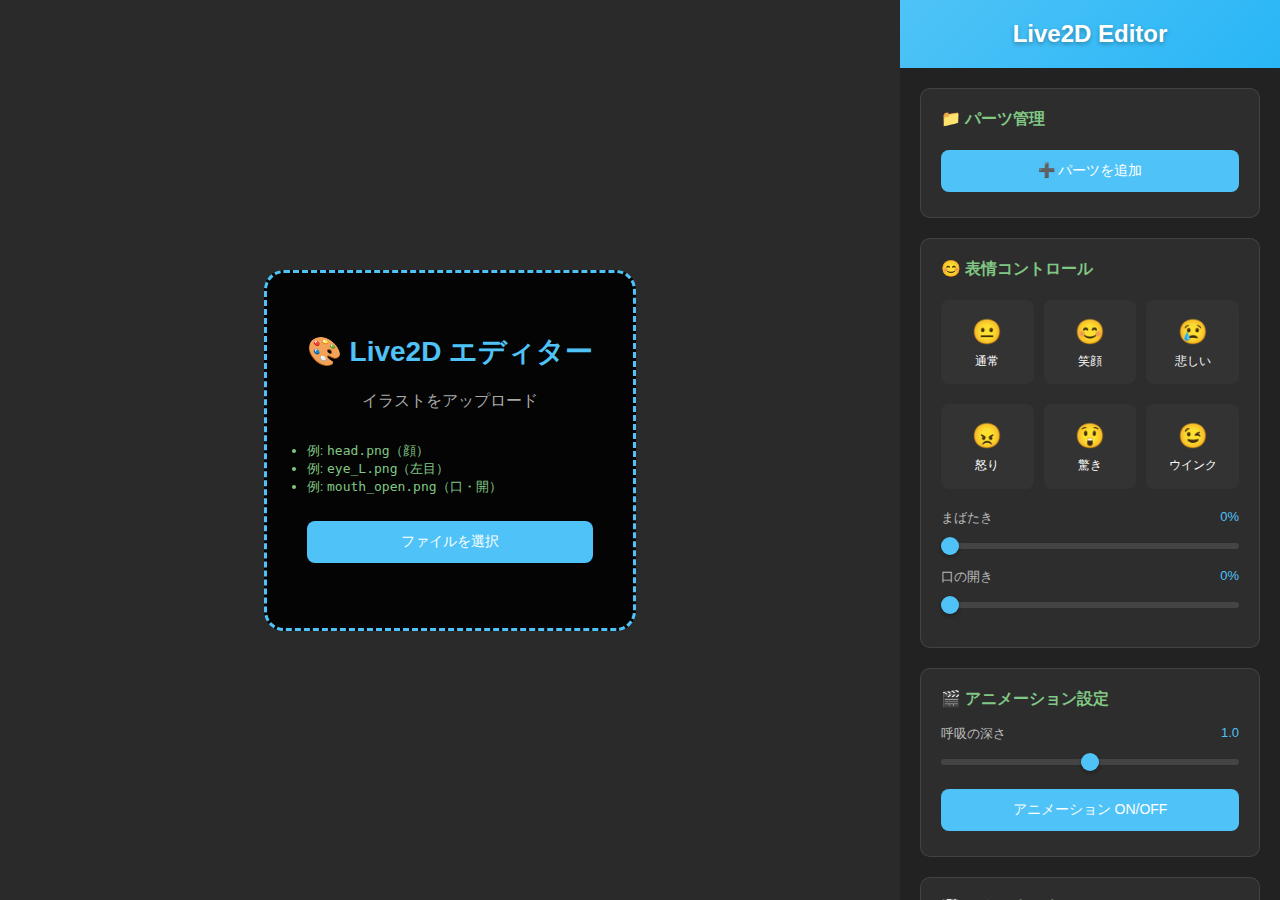
<file: index.html>
<!DOCTYPE html>
<html lang="ja">
<head>
    <meta charset="UTF-8">
    <meta name="viewport" content="width=device-width, initial-scale=1.0">
    <title>Live2D エディター - 完全版</title>
    <link rel="stylesheet" href="./css/style.css" />
</head>
<body>
    <div id="canvas-area">
        <div id="upload-area" onclick="document.getElementById('mainFileInput').click()">
            <h2>🎨 Live2D エディター</h2>
            <p>イラストをアップロード</p>
            <ul style="color:#81c784; font-size:13px; margin:10px 0 20px 0; text-align:left;">
                <li>例: <code>head.png</code>（顔）</li>
                <li>例: <code>eye_L.png</code>（左目）</li>
                <li>例: <code>mouth_open.png</code>（口・開）</li>
            </ul>
            <button>ファイルを選択</button>
        </div>
        <canvas id="canvas" width="700" height="700" class="hidden"></canvas>
        <input type="file" id="mainFileInput" accept="image/*">
        <input type="file" id="partFileInput" accept="image/*" multiple>
    </div>

    <div id="controls">
        <div class="header">
            <h1>Live2D Editor</h1>
        </div>

        <div class="section">
            <h3>📁 パーツ管理</h3>
            <div id="partsList"></div>
            <button onclick="addPart()">➕ パーツを追加</button>
            
            <div id="transformControls" class="transform-section hidden">
                <h4>🎯 選択中のパーツ</h4>
                
                <div class="slider-container">
                    <div class="slider-label">
                        <span>位置 X</span>
                        <span class="slider-value" id="posXValue">350</span>
                    </div>
                    <input type="range" id="posXSlider" min="0" max="700" value="350">
                </div>
                
                <div class="slider-container">
                    <div class="slider-label">
                        <span>位置 Y</span>
                        <span class="slider-value" id="posYValue">350</span>
                    </div>
                    <input type="range" id="posYSlider" min="0" max="700" value="350">
                </div>
                
                <div class="slider-container">
                    <div class="slider-label">
                        <span>回転</span>
                        <span class="slider-value" id="rotationValue">0°</span>
                    </div>
                    <input type="range" id="rotationSlider" min="-180" max="180" value="0">
                </div>
                
                <div class="slider-container">
                    <div class="slider-label">
                        <span>サイズ</span>
                        <span class="slider-value" id="scaleValue">100%</span>
                    </div>
                    <input type="range" id="scaleSlider" min="10" max="200" value="100">
                </div>
                
                <button onclick="deletePart()" class="delete-btn">🗑️ パーツを削除</button>
            </div>
        </div>

        <div class="section">
            <h3>😊 表情コントロール</h3>
            
            <div class="expression-grid">
                <button class="expression-btn" onclick="setExpression('normal')">
                    <span class="expression-emoji">😐</span>
                    通常
                </button>
                <button class="expression-btn" onclick="setExpression('happy')">
                    <span class="expression-emoji">😊</span>
                    笑顔
                </button>
                <button class="expression-btn" onclick="setExpression('sad')">
                    <span class="expression-emoji">😢</span>
                    悲しい
                </button>
                <button class="expression-btn" onclick="setExpression('angry')">
                    <span class="expression-emoji">😠</span>
                    怒り
                </button>
                <button class="expression-btn" onclick="setExpression('surprised')">
                    <span class="expression-emoji">😲</span>
                    驚き
                </button>
                <button class="expression-btn" onclick="setExpression('wink')">
                    <span class="expression-emoji">😉</span>
                    ウインク
                </button>
            </div>

            <div class="slider-container">
                <div class="slider-label">
                    <span>まばたき</span>
                    <span class="slider-value" id="blinkValue">0%</span>
                </div>
                <input type="range" id="blinkSlider" min="0" max="100" value="0">
            </div>

            <div class="slider-container">
                <div class="slider-label">
                    <span>口の開き</span>
                    <span class="slider-value" id="mouthValue">0%</span>
                </div>
                <input type="range" id="mouthSlider" min="0" max="100" value="0">
            </div>
        </div>

        <div class="section">
            <h3>🎬 アニメーション設定</h3>
            
            <div class="slider-container">
                <div class="slider-label">
                    <span>呼吸の深さ</span>
                    <span class="slider-value" id="breathValue">1.0</span>
                </div>
                <input type="range" id="breathSlider" min="0" max="200" value="100">
            </div>
            
            <button onclick="toggleAnimation()">
                アニメーション ON/OFF
            </button>
        </div>

        <div class="section">
            <h3>💾 保存・書き出し</h3>
            <button onclick="exportImage()">🖼️ 画像として保存</button>
            <button onclick="exportData()">📄 データを保存</button>
        </div>

        <div class="info">
            <strong>💡 使い方のコツ：</strong><br>
            • パーツをクリックで選択<br>
            • キャンバス上でも直接選択可能<br>
            • 目は左右別々に登録<br>
            • 髪は複数パーツで自然な動き
        </div>
    </div>

    <script src="./js/index.js"></script>
</body>
</html>
</file>
<file: css/style.css>
/* ベーススタイル */

* {
    margin: 0;
    padding: 0;
    box-sizing: border-box;
}

body {
    font-family: -apple-system, BlinkMacSystemFont, 'Segoe UI', sans-serif;
    background: #1a1a1a;
    color: #fff;
    display: flex;
    height: 100vh;
    overflow: hidden;
}

/* メインエリア */
#canvas-area {
    flex: 1;
    display: flex;
    justify-content: center;
    align-items: center;
    background: #2a2a2a;
    position: relative;
}

#canvas {
    background: white;
    box-shadow: 0 0 30px rgba(0,0,0,0.8);
    cursor: crosshair;
}

/* コントロールパネル */
#controls {
    width: 380px;
    background: #222;
    overflow-y: auto;
    box-shadow: -5px 0 20px rgba(0,0,0,0.5);
}

.header {
    background: linear-gradient(135deg, #4fc3f7, #29b6f6);
    padding: 20px;
    text-align: center;
}

.header h1 {
    font-size: 24px;
    font-weight: 600;
    text-shadow: 0 2px 4px rgba(0,0,0,0.3);
}

.section {
    margin: 20px;
    padding: 20px;
    background: rgba(255,255,255,0.05);
    border-radius: 10px;
    border: 1px solid rgba(255,255,255,0.1);
}

h3 {
    color: #81c784;
    margin-bottom: 15px;
    font-size: 16px;
    display: flex;
    align-items: center;
    gap: 10px;
}

/* ボタン */
button {
    width: 100%;
    padding: 12px;
    margin: 5px 0;
    background: #4fc3f7;
    color: white;
    border: none;
    border-radius: 8px;
    cursor: pointer;
    font-size: 14px;
    font-weight: 500;
    transition: all 0.3s ease;
}

button:hover {
    background: #29b6f6;
    transform: translateY(-1px);
    box-shadow: 0 4px 12px rgba(79,195,247,0.4);
}

button:active {
    transform: translateY(0);
}

.delete-btn {
    background: #f44336;
}

.delete-btn:hover {
    background: #d32f2f;
}

/* パーツリスト */
.part-item {
    background: rgba(255,255,255,0.08);
    padding: 12px;
    margin: 8px 0;
    border-radius: 8px;
    cursor: pointer;
    transition: all 0.3s ease;
    border: 2px solid transparent;
}

.part-item:hover {
    background: rgba(255,255,255,0.12);
}

.part-item.selected {
    background: rgba(79,195,247,0.2);
    border-color: #4fc3f7;
}

.part-header {
    display: flex;
    justify-content: space-between;
    align-items: center;
    margin-bottom: 8px;
}

.part-name {
    font-weight: 500;
    font-size: 14px;
}

.visibility-btn {
    width: auto;
    padding: 6px 12px;
    margin: 0;
    background: rgba(255,255,255,0.1);
    font-size: 16px;
}

/* セレクトボックス */
select {
    width: 100%;
    padding: 8px;
    background: #333;
    color: white;
    border: 1px solid #555;
    border-radius: 6px;
    font-size: 13px;
    cursor: pointer;
}

/* スライダー */
.slider-container {
    margin: 15px 0;
}

.slider-label {
    display: flex;
    justify-content: space-between;
    margin-bottom: 8px;
    font-size: 13px;
    color: #bbb;
}

.slider-value {
    color: #4fc3f7;
    font-weight: 500;
    min-width: 50px;
    text-align: right;
}

input[type="range"] {
    width: 100%;
    height: 6px;
    background: #444;
    border-radius: 3px;
    outline: none;
    -webkit-appearance: none;
}

input[type="range"]::-webkit-slider-thumb {
    -webkit-appearance: none;
    width: 18px;
    height: 18px;
    background: #4fc3f7;
    border-radius: 50%;
    cursor: pointer;
    box-shadow: 0 2px 4px rgba(0,0,0,0.3);
}

input[type="range"]::-moz-range-thumb {
    width: 18px;
    height: 18px;
    background: #4fc3f7;
    border-radius: 50%;
    cursor: pointer;
    border: none;
    box-shadow: 0 2px 4px rgba(0,0,0,0.3);
}

/* 表情ボタン */
.expression-grid {
    display: grid;
    grid-template-columns: repeat(3, 1fr);
    gap: 10px;
    margin-top: 15px;
}

.expression-btn {
    padding: 15px 5px;
    background: #333;
    font-size: 12px;
    text-align: center;
    line-height: 1.4;
}

.expression-btn:hover {
    background: #444;
}

.expression-emoji {
    font-size: 24px;
    display: block;
    margin-bottom: 4px;
}

/* トランスフォームセクション */
.transform-section {
    background: rgba(255,215,0,0.05);
    padding: 15px;
    margin-top: 15px;
    border-radius: 8px;
    border: 1px solid rgba(255,215,0,0.2);
}

.transform-section h4 {
    color: #ffd54f;
    margin-bottom: 15px;
    font-size: 14px;
}

/* アップロードエリア */
#upload-area {
    position: absolute;
    background: rgba(0,0,0,0.9);
    border: 3px dashed #4fc3f7;
    border-radius: 20px;
    padding: 60px 40px;
    text-align: center;
    cursor: pointer;
    transition: all 0.3s ease;
}

#upload-area:hover {
    background: rgba(0,0,0,0.95);
    border-color: #81c784;
    transform: scale(1.02);
}

#upload-area h2 {
    color: #4fc3f7;
    margin-bottom: 20px;
    font-size: 28px;
}

#upload-area p {
    color: #aaa;
    margin-bottom: 30px;
}

/* ヘルプ */
.info {
    background: rgba(129,199,132,0.1);
    padding: 15px;
    border-radius: 8px;
    font-size: 13px;
    line-height: 1.8;
    margin-top: 20px;
    border: 1px solid rgba(129,199,132,0.3);
}

.info strong {
    color: #81c784;
}

/* ユーティリティ */
.hidden {
    display: none !important;
}

input[type="file"] {
    display: none;
}

/* スクロールバー */
#controls::-webkit-scrollbar {
    width: 8px;
}

#controls::-webkit-scrollbar-track {
    background: #111;
}

#controls::-webkit-scrollbar-thumb {
    background: #444;
    border-radius: 4px;
}

#controls::-webkit-scrollbar-thumb:hover {
    background: #555;
}
</file>
